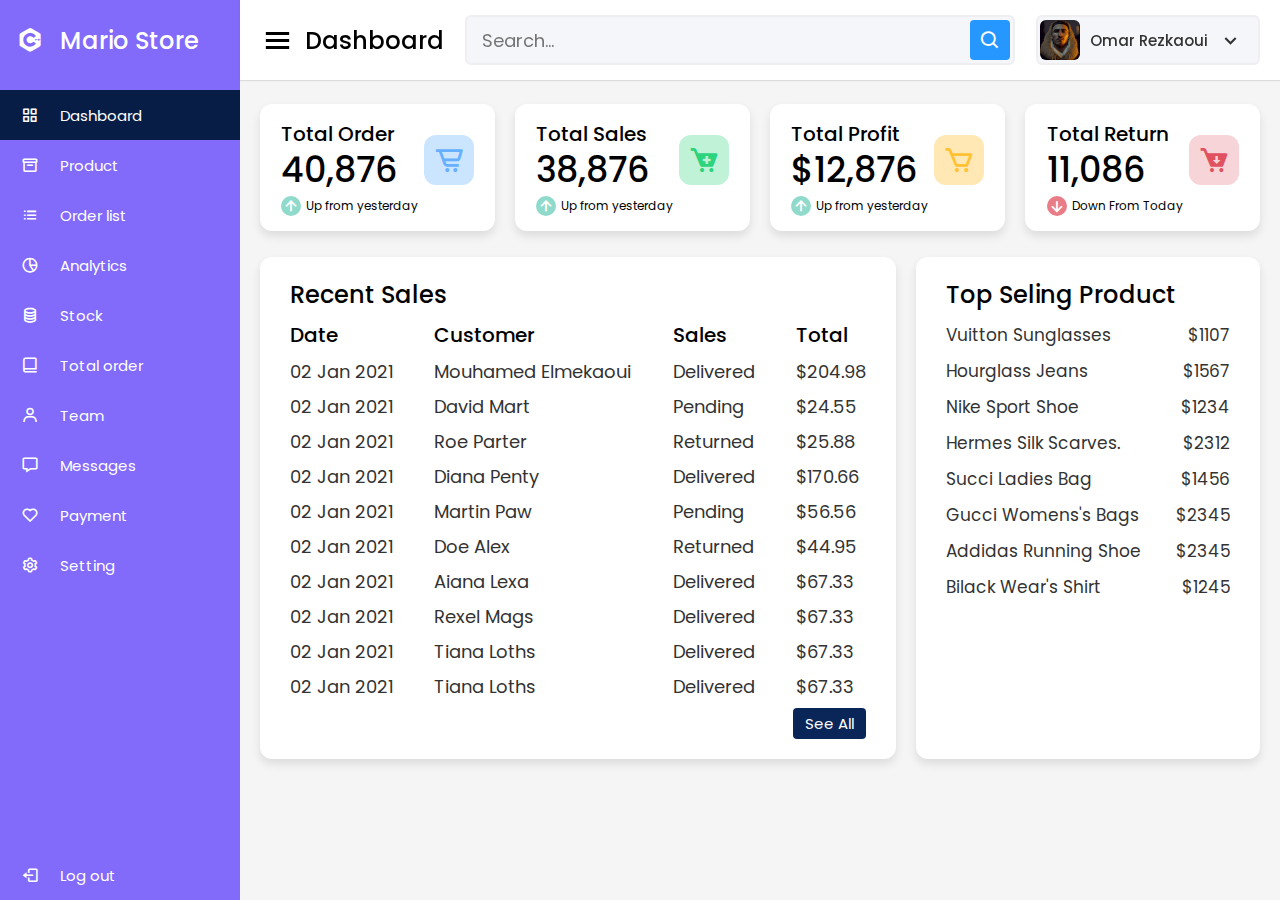
<file: index.html>
<!DOCTYPE html>
<html lang="en" dir="ltr">
  <head>
    <meta charset="UTF-8">
    <link rel="stylesheet" href="style1.css">
    <link href='https://unpkg.com/boxicons@2.0.7/css/boxicons.min.css' rel='stylesheet'>
     <meta name="viewport" content="width=device-width, initial-scale=1.0">
   </head>
<body>
  <div class="sidebar">
    <div class="logo-details">
      <i class='bx bxl-c-plus-plus'></i>
      <span class="logo_name">Mario Store</span>
    </div>
      <ul class="nav-links">
        <li>
          <a href="#" class="active">
            <i class='bx bx-grid-alt' ></i>
            <span class="links_name">Dashboard</span>
          </a>
        </li>
        <li>
          <a href="#">
            <i class='bx bx-box' ></i>
            <span class="links_name">Product</span>
          </a>
        </li>
        <li>
          <a href="#">
            <i class='bx bx-list-ul' ></i>
            <span class="links_name">Order list</span>
          </a>
        </li>
        <li>
          <a href="#">
            <i class='bx bx-pie-chart-alt-2' ></i>
            <span class="links_name">Analytics</span>
          </a>
        </li>
        <li>
          <a href="#">
            <i class='bx bx-coin-stack' ></i>
            <span class="links_name">Stock</span>
          </a>
        </li>
        <li>
          <a href="#">
            <i class='bx bx-book-alt' ></i>
            <span class="links_name">Total order</span>
          </a>
        </li>
        <li>
          <a href="#">
            <i class='bx bx-user' ></i>
            <span class="links_name">Team</span>
          </a>
        </li>
        <li>
          <a href="#">
            <i class='bx bx-message' ></i>
            <span class="links_name">Messages</span>
          </a>
        </li>
        <li>
          <a href="payment.html">
            <i class='bx bx-heart' ></i>
            <span class="links_name">Payment</span>
          </a>
        </li>
        <li>
          <a href="#">
            <i class='bx bx-cog' ></i>
            <span class="links_name">Setting</span>
          </a>
        </li>
        <li class="log_out">
          <a href="login.html">
            <i class='bx bx-log-out'></i>
            <span class="links_name">Log out</span>
          </a>
        </li>
      </ul>
  </div>
  <section class="home-section">
    <nav>
      <div class="sidebar-button">
        <i class='bx bx-menu sidebarBtn'></i>
        <span class="dashboard">Dashboard</span>
      </div>
      <div class="search-box">
        <input type="text" placeholder="Search...">
        <i class='bx bx-search' ></i>
      </div>
      <div class="profile-details">
        <img src="omar.png" alt="">
        <span class="admin_name">Omar Rezkaoui</span>
        <i class='bx bx-chevron-down' ></i>
      </div>
    </nav>

    <div class="home-content">
      <div class="overview-boxes">
        <div class="box">
          <div class="right-side">
            <div class="box-topic">Total Order</div>
            <div class="number">40,876</div>
            <div class="indicator">
              <i class='bx bx-up-arrow-alt'></i>
              <span class="text">Up from yesterday</span>
            </div>
          </div>
          <i class='bx bx-cart-alt cart'></i>
        </div>
        <div class="box">
          <div class="right-side">
            <div class="box-topic">Total Sales</div>
            <div class="number">38,876</div>
            <div class="indicator">
              <i class='bx bx-up-arrow-alt'></i>
              <span class="text">Up from yesterday</span>
            </div>
          </div>
          <i class='bx bxs-cart-add cart two' ></i>
        </div>
        <div class="box">
          <div class="right-side">
            <div class="box-topic">Total Profit</div>
            <div class="number">$12,876</div>
            <div class="indicator">
              <i class='bx bx-up-arrow-alt'></i>
              <span class="text">Up from yesterday</span>
            </div>
          </div>
          <i class='bx bx-cart cart three' ></i>
        </div>
        <div class="box">
          <div class="right-side">
            <div class="box-topic">Total Return</div>
            <div class="number">11,086</div>
            <div class="indicator">
              <i class='bx bx-down-arrow-alt down'></i>
              <span class="text">Down From Today</span>
            </div>
          </div>
          <i class='bx bxs-cart-download cart four' ></i>
        </div>
      </div>

      <div class="sales-boxes">
        <div class="recent-sales box">
          <div class="title">Recent Sales</div>
          <div class="sales-details">
            <ul class="details">
              <li class="topic">Date</li>
              <li><a href="#">02 Jan 2021</a></li>
              <li><a href="#">02 Jan 2021</a></li>
              <li><a href="#">02 Jan 2021</a></li>
              <li><a href="#">02 Jan 2021</a></li>
              <li><a href="#">02 Jan 2021</a></li>
              <li><a href="#">02 Jan 2021</a></li>
              <li><a href="#">02 Jan 2021</a></li>
              <li><a href="#">02 Jan 2021</a></li>
              <li><a href="#">02 Jan 2021</a></li>
              <li><a href="#">02 Jan 2021</a></li>
            </ul>
            <ul class="details">
            <li class="topic">Customer</li>
            <li><a href="#">Mouhamed Elmekaoui</a></li>
            <li><a href="#">David Mart</a></li>
            <li><a href="#">Roe Parter</a></li>
            <li><a href="#">Diana Penty</a></li>
            <li><a href="#">Martin Paw</a></li>
            <li><a href="#">Doe Alex</a></li>
            <li><a href="#">Aiana Lexa</a></li>
             <li><a href="#">Rexel Mags</a></li>
             <li><a href="#">Tiana Loths</a></li>
             <li><a href="#">Tiana Loths</a></li>

          </ul>
          <ul class="details">
            <li class="topic">Sales</li>
            <li><a href="#">Delivered</a></li>
            <li><a href="#">Pending</a></li>
            <li><a href="#">Returned</a></li>
            <li><a href="#">Delivered</a></li>
            <li><a href="#">Pending</a></li>
            <li><a href="#">Returned</a></li>
            <li><a href="#">Delivered</a></li>
            <li><a href="#">Delivered</a></li>
            <li><a href="#">Delivered</a></li>
            <li><a href="#">Delivered</a></li>
             
            
          </ul>
          <ul class="details">
            <li class="topic">Total</li>
            <li><a href="#">$204.98</a></li>
            <li><a href="#">$24.55</a></li>
            <li><a href="#">$25.88</a></li>
            <li><a href="#">$170.66</a></li>
            <li><a href="#">$56.56</a></li>
            <li><a href="#">$44.95</a></li>
            <li><a href="#">$67.33</a></li>
            <li><a href="#">$67.33</a></li>
            <li><a href="#">$67.33</a></li>
            <li><a href="#">$67.33</a></li>
             
          </ul>
          </div>
          <div class="button">
            <a href="#">See All</a>
          </div>
        </div>
        <div class="top-sales box">
          <div class="title">Top Seling Product</div>
          <ul class="top-sales-details">
            <li>
            <a href="#">
              <!--<img src="louis.png" alt="">-->
              <span class="product">Vuitton Sunglasses</span>
            </a>
            <span class="price">$1107</span>
          </li>
          <li>
            <a href="#">
               <!--<img src="images.jpeg" alt="">-->
              <span class="product">Hourglass Jeans </span>
            </a>
            <span class="price">$1567</span>
          </li>
          <li>
            <a href="#">
             <!-- <img src="Nike-Logo.png" alt="">-->
              <span class="product">Nike Sport Shoe</span>
            </a>
            <span class="price">$1234</span>
          </li>
          <li>
            <a href="#">
              <!--<img src="images/scarves.jpg" alt="">-->
              <span class="product">Hermes Silk Scarves.</span>
            </a>
            <span class="price">$2312</span>
          </li>
          <li>
            <a href="#">
              <!--<img src="images/blueBag.jpg" alt="">-->
              <span class="product">Succi Ladies Bag</span>
            </a>
            <span class="price">$1456</span>
          </li>
          <li>
            <a href="#">
              <!--<img src="images/bag.jpg" alt="">-->
              <span class="product">Gucci Womens's Bags</span>
            </a>
            <span class="price">$2345</span>
          <li>
            <a href="#">
              <!--<img src="images/addidas.jpg" alt="">-->
              <span class="product">Addidas Running Shoe</span>
            </a>
            <span class="price">$2345</span>
          </li>
<li>
            <a href="#">
             <!--<img src="images/shirt.jpg" alt="">-->
              <span class="product">Bilack Wear's Shirt</span>
            </a>
            <span class="price">$1245</span>
          </li>
          </ul>
        </div>
      </div>
    </div>
  </section>

  <script>
   let sidebar = document.querySelector(".sidebar");
let sidebarBtn = document.querySelector(".sidebarBtn");
sidebarBtn.onclick = function() {
  sidebar.classList.toggle("active");
  if(sidebar.classList.contains("active")){
  sidebarBtn.classList.replace("bx-menu" ,"bx-menu-alt-right");
}else
  sidebarBtn.classList.replace("bx-menu-alt-right", "bx-menu");
}
 </script>

</body>
</html>
</file>
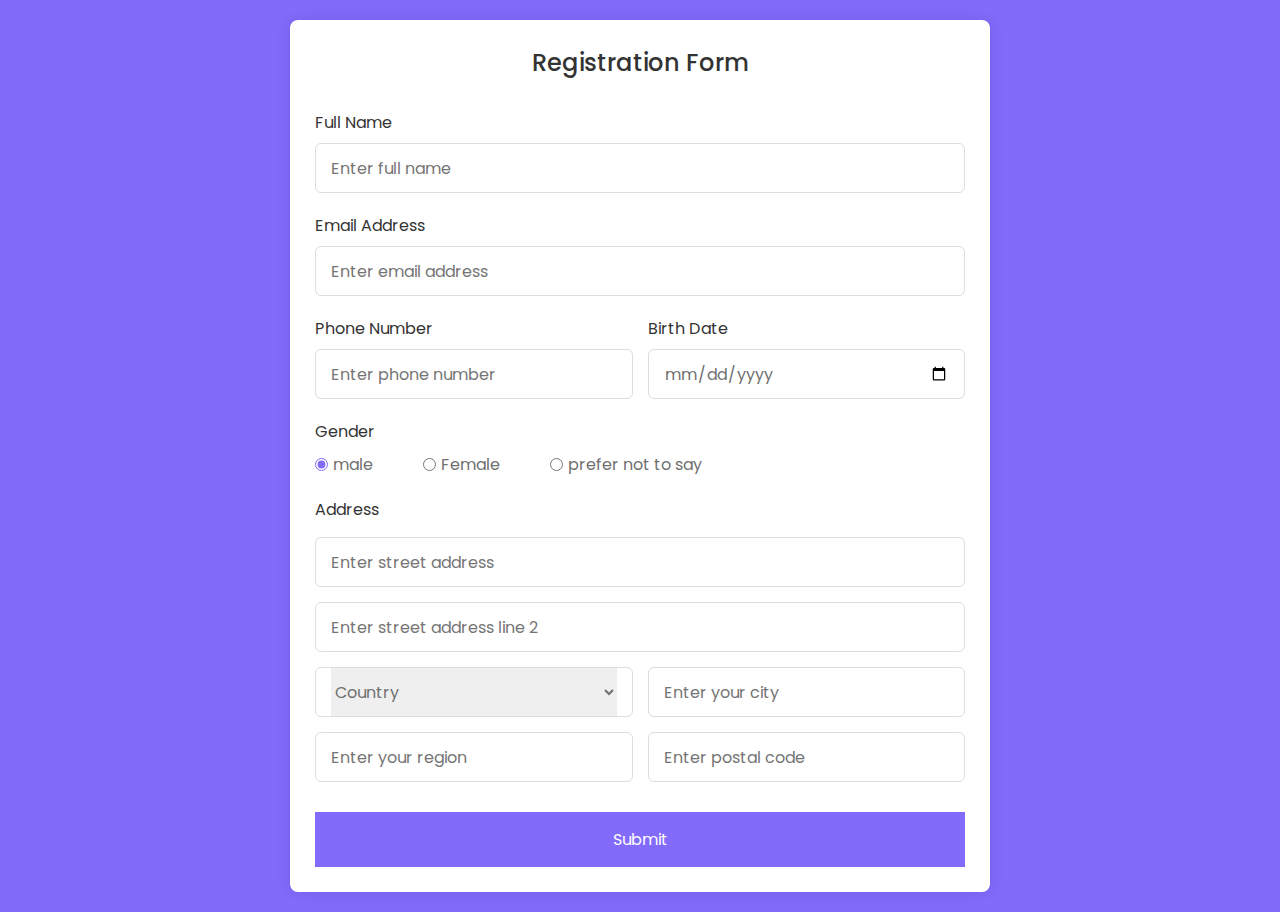
<file: form.html>
<!DOCTYPE html>
<html lang="en">
  <head>
    <meta charset="UTF-8" />
    <meta name="viewport" content="width=device-width, initial-scale=1.0" />
    <meta http-equiv="X-UA-Compatible" content="ie=edge" />
    <link rel="stylesheet" href="style.css" />
  </head>
  <body>
    <section class="container">
      <header>Registration Form</header>
      <form action="#" class="form">
        <div class="input-box">
          <label>Full Name</label>
          <input type="text" placeholder="Enter full name" required />
        </div>

        <div class="input-box">
          <label>Email Address</label>
          <input type="text" placeholder="Enter email address" required />
        </div>

        <div class="column">
          <div class="input-box">
            <label>Phone Number</label>
            <input type="number" placeholder="Enter phone number" required />
          </div>
          <div class="input-box">
            <label>Birth Date</label>
            <input type="date" placeholder="Enter birth date" required />
          </div>
        </div>
        <div class="gender-box">
          <h3>Gender</h3>
          <div class="gender-option">
            <div class="gender">
              <input type="radio" id="check-male" name="gender" checked />
              <label for="check-male">male</label>
            </div>
            <div class="gender">
              <input type="radio" id="check-female" name="gender" />
              <label for="check-female">Female</label>
            </div>
            <div class="gender">
              <input type="radio" id="check-other" name="gender" />
              <label for="check-other">prefer not to say</label>
            </div>
          </div>
        </div>
        <div class="input-box address">
          <label>Address</label>
          <input type="text" placeholder="Enter street address" required />
          <input type="text" placeholder="Enter street address line 2" required />
          <div class="column">
            <div class="select-box">
              <select>
                <option hidden>Country</option>
                <option>America</option>
                <option>Japan</option>
                <option>India</option>
                <option>algerie</option>
                <option>maroc</option>
                <option>tunis</option>
                <option>egypte</option>
                <option>france</option>
              </select>
            </div>
            <input type="text" placeholder="Enter your city" required />
          </div>
          <div class="column">
            <input type="text" placeholder="Enter your region" required />
            <input type="number" placeholder="Enter postal code" required />
          </div>
        </div>
        <button>Submit</button>
      </form>
    </section>
  </body>
</html>
</file>
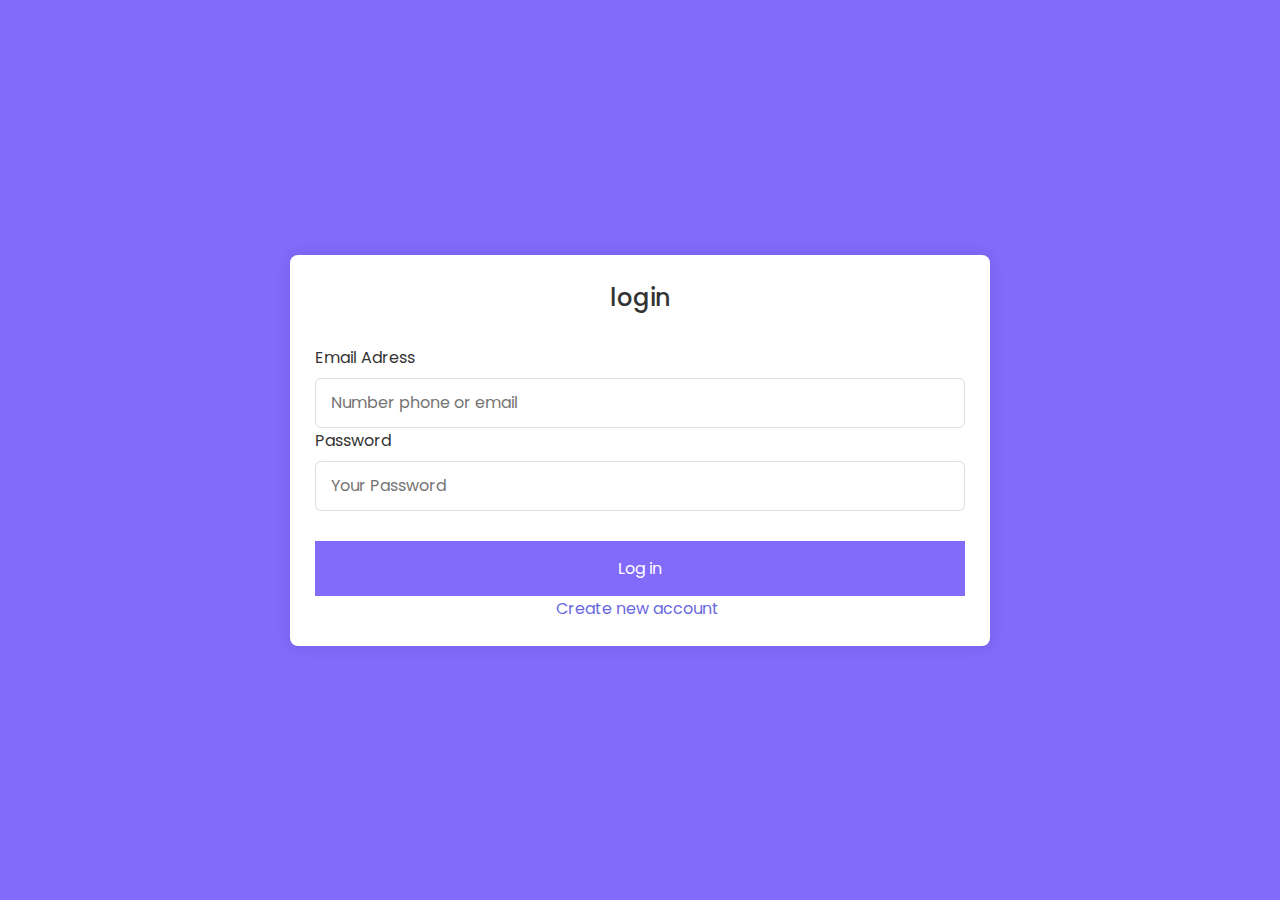
<file: login.html>
<!DOCTYPE html>
<html lang="en">
  <head>
    <meta charset="UTF-8" />
    <meta name="viewport" content="width=device-width, initial-scale=1.0" />
    <meta http-equiv="X-UA-Compatible" content="ie=edge" />
    <link rel="stylesheet" href="style.css" />
  </head>
  <body>
        <section class="container">
            <header>login</header>
            <form action="#" class="form">
            <div class="input-box">
                <label>Email Adress</label>
                <input type="text" name="email" placeholder="Number phone or email" />
                <label>Password</label>
                <input type="password" name="password" placeholder="Your Password" />
                <button>Log in</button>
            </div>
            
            <a href="form.html">Create new account</a>
        </form>
        </section>
  </body>
  </html>
</file>
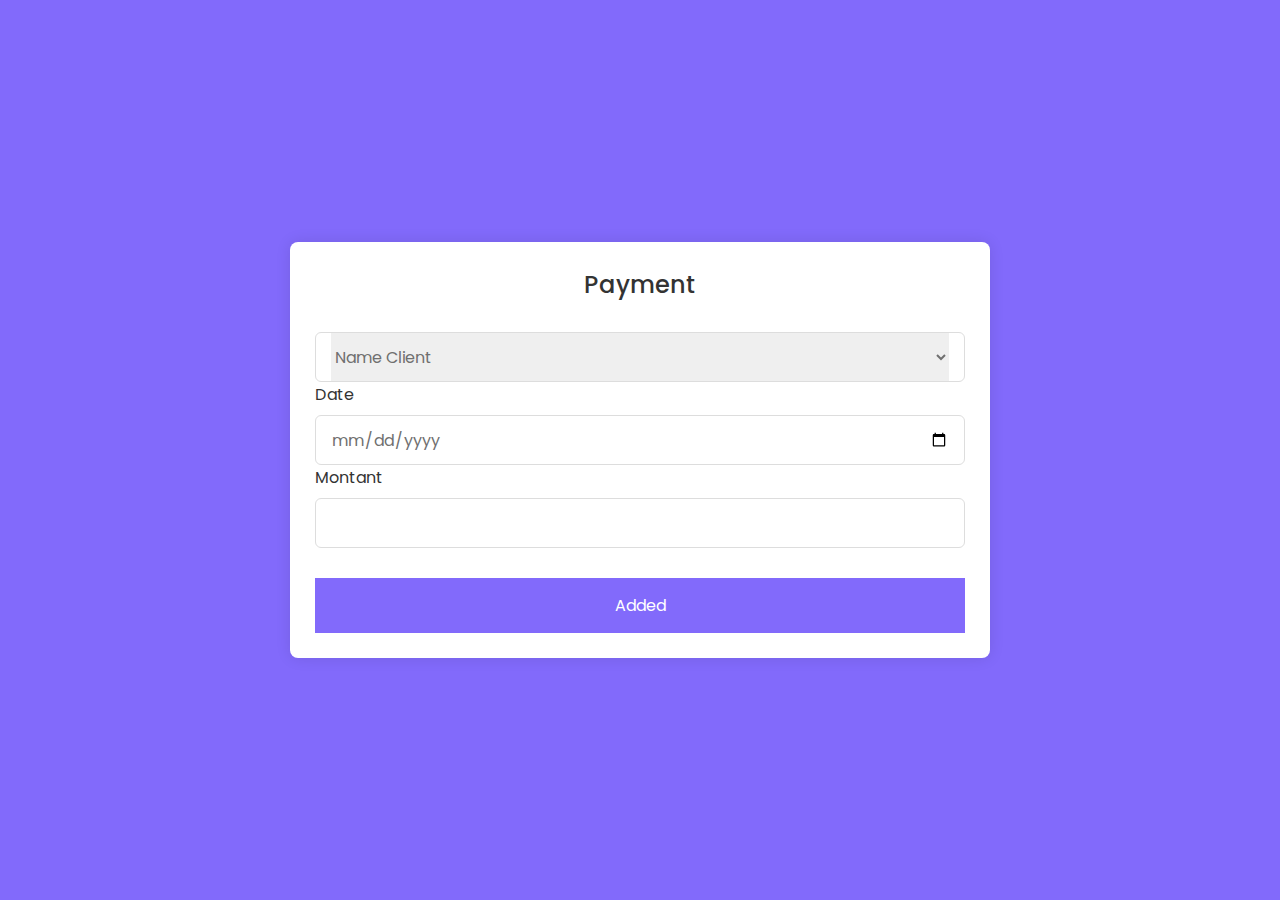
<file: payment.html>
<!DOCTYPE html>
<html>
    <head>
        <meta charset="utf-8"/>
        <title>page client</title>
        <link rel="stylesheet" type="text/css" href="style.css"/>
    </head>
    <body>
        <section class="container">
            <header>Payment</header>
            <form action="#" class="form">
            <div class="input-box">
                <div class="select-box">
                    <select>
                      <option hidden>Name Client</option>
                      <option>Omar</option>
                      <option>Mouhamed</option>
                      <option>Hamza</option>
                      <option>Ilyass</option>
                      <option>Imad</option>
                      <option>Bilal</option>
                    </select>
                  </div>
                <label>Date</label>
                <input type="date" />
                <label>Montant</label>
                <input type="number"/>
                <button>Added</button>
            </div>
        </form>
        </section>
    </body>
</html>
</file>
<file: style1.css>
/* Googlefont Poppins CDN Link */
@import url('https://fonts.googleapis.com/css2?family=Poppins:wght@200;300;400;500;600;700&display=swap');
*{
  margin: 0;
  padding: 0;
  box-sizing: border-box;
  font-family: 'Poppins', sans-serif;
}
.sidebar{
  position: fixed;
  height: 100%;
  width: 240px;
  background: rgb(130, 106, 251);
  transition: all 0.5s ease;
}
.sidebar.active{
  width: 60px;
}
.sidebar .logo-details{
  height: 80px;
  display: flex;
  align-items: center;
}
.sidebar .logo-details i{
  font-size: 28px;
  font-weight: 500;
  color: #fff;
  min-width: 60px;
  text-align: center
}
.sidebar .logo-details .logo_name{
  color: #fff;
  font-size: 24px;
  font-weight: 500;
}
.sidebar .nav-links{
  margin-top: 10px;
}
.sidebar .nav-links li{
  position: relative;
  list-style: none;
  height: 50px;
}
.sidebar .nav-links li a{
  height: 100%;
  width: 100%;
  display: flex;
  align-items: center;
  text-decoration: none;
  transition: all 0.4s ease;
}
.sidebar .nav-links li a.active{
  background: #081D45;
}
.sidebar .nav-links li a:hover{
  background: #081D45;
}
.sidebar .nav-links li i{
  min-width: 60px;
  text-align: center;
  font-size: 18px;
  color: #fff;
}
.sidebar .nav-links li a .links_name{
  color: #fff;
  font-size: 15px;
  font-weight: 400;
  white-space: nowrap;
}
.sidebar .nav-links .log_out{
  position: absolute;
  bottom: 0;
  width: 100%;
}
.home-section{
  position: relative;
  background: #f5f5f5;
  min-height: 100vh;
  width: calc(100% - 240px);
  left: 240px;
  transition: all 0.5s ease;
}
.sidebar.active ~ .home-section{
  width: calc(100% - 60px);
  left: 60px;
}
.home-section nav{
  display: flex;
  justify-content: space-between;
  height: 80px;
  background: #fff;
  display: flex;
  align-items: center;
  position: fixed;
  width: calc(100% - 240px);
  left: 240px;
  z-index: 100;
  padding: 0 20px;
  box-shadow: 0 1px 1px rgba(0, 0, 0, 0.1);
  transition: all 0.5s ease;
}
.sidebar.active ~ .home-section nav{
  left: 60px;
  width: calc(100% - 60px);
}
.home-section nav .sidebar-button{
  display: flex;
  align-items: center;
  font-size: 24px;
  font-weight: 500;
}
nav .sidebar-button i{
  font-size: 35px;
  margin-right: 10px;
}
.home-section nav .search-box{
  position: relative;
  height: 50px;
  max-width: 550px;
  width: 100%;
  margin: 0 20px;
}
nav .search-box input{
  height: 100%;
  width: 100%;
  outline: none;
  background: #F5F6FA;
  border: 2px solid #EFEEF1;
  border-radius: 6px;
  font-size: 18px;
  padding: 0 15px;
}
nav .search-box .bx-search{
  position: absolute;
  height: 40px;
  width: 40px;
  background: #2697FF;
  right: 5px;
  top: 50%;
  transform: translateY(-50%);
  border-radius: 4px;
  line-height: 40px;
  text-align: center;
  color: #fff;
  font-size: 22px;
  transition: all 0.4 ease;
}
.home-section nav .profile-details{
  display: flex;
  align-items: center;
  background: #F5F6FA;
  border: 2px solid #EFEEF1;
  border-radius: 6px;
  height: 50px;
  min-width: 190px;
  padding: 0 15px 0 2px;
}
nav .profile-details img{
  height: 40px;
  width: 40px;
  border-radius: 6px;
  object-fit: cover;
}
nav .profile-details .admin_name{
  font-size: 15px;
  font-weight: 500;
  color: #333;
  margin: 0 10px;
  white-space: nowrap;
}
nav .profile-details i{
  font-size: 25px;
  color: #333;
}
.home-section .home-content{
  position: relative;
  padding-top: 104px;
}
.home-content .overview-boxes{
  display: flex;
  align-items: center;
  justify-content: space-between;
  flex-wrap: wrap;
  padding: 0 20px;
  margin-bottom: 26px;
}
.overview-boxes .box{
  display: flex;
  align-items: center;
  justify-content: center;
  width: calc(100% / 4 - 15px);
  background: #fff;
  padding: 15px 14px;
  border-radius: 12px;
  box-shadow: 0 5px 10px rgba(0,0,0,0.1);
}
.overview-boxes .box-topic{
  font-size: 20px;
  font-weight: 500;
}
.home-content .box .number{
  display: inline-block;
  font-size: 35px;
  margin-top: -6px;
  font-weight: 500;
}
.home-content .box .indicator{
  display: flex;
  align-items: center;
}
.home-content .box .indicator i{
  height: 20px;
  width: 20px;
  background: #8FDACB;
  line-height: 20px;
  text-align: center;
  border-radius: 50%;
  color: #fff;
  font-size: 20px;
  margin-right: 5px;
}
.box .indicator i.down{
  background: #e87d88;
}
.home-content .box .indicator .text{
  font-size: 12px;
}
.home-content .box .cart{
  display: inline-block;
  font-size: 32px;
  height: 50px;
  width: 50px;
  background: #cce5ff;
  line-height: 50px;
  text-align: center;
  color: #66b0ff;
  border-radius: 12px;
  margin: -15px 0 0 6px;
}
.home-content .box .cart.two{
   color: #2BD47D;
   background: #C0F2D8;
 }
.home-content .box .cart.three{
   color: #ffc233;
   background: #ffe8b3;
 }
.home-content .box .cart.four{
   color: #e05260;
   background: #f7d4d7;
 }
.home-content .total-order{
  font-size: 20px;
  font-weight: 500;
}
.home-content .sales-boxes{
  display: flex;
  justify-content: space-between;
  /* padding: 0 20px; */
}

/* left box */
.home-content .sales-boxes .recent-sales{
  width: 65%;
  background: #fff;
  padding: 20px 30px;
  margin: 0 20px;
  border-radius: 12px;
  box-shadow: 0 5px 10px rgba(0, 0, 0, 0.1);
}
.home-content .sales-boxes .sales-details{
  display: flex;
  align-items: center;
  justify-content: space-between;
}
.sales-boxes .box .title{
  font-size: 24px;
  font-weight: 500;
  /* margin-bottom: 10px; */
}
.sales-boxes .sales-details li.topic{
  font-size: 20px;
  font-weight: 500;
}
.sales-boxes .sales-details li{
  list-style: none;
  margin: 8px 0;
}
.sales-boxes .sales-details li a{
  font-size: 18px;
  color: #333;
  font-size: 400;
  text-decoration: none;
}
.sales-boxes .box .button{
  width: 100%;
  display: flex;
  justify-content: flex-end;
}
.sales-boxes .box .button a{
  color: #fff;
  background: #0A2558;
  padding: 4px 12px;
  font-size: 15px;
  font-weight: 400;
  border-radius: 4px;
  text-decoration: none;
  transition: all 0.3s ease;
}
.sales-boxes .box .button a:hover{
  background:  #0d3073;
}

/* Right box */
.home-content .sales-boxes .top-sales{
  width: 35%;
  background: #fff;
  padding: 20px 30px;
  margin: 0 20px 0 0;
  border-radius: 12px;
  box-shadow: 0 5px 10px rgba(0, 0, 0, 0.1);
}
.sales-boxes .top-sales li{
  display: flex;
  align-items: center;
  justify-content: space-between;
  margin: 10px 0;
}
.sales-boxes .top-sales li a img{
  height: 40px;
  width: 40px;
  object-fit: cover;
  border-radius: 12px;
  margin-right: 10px;
  background: #333;
}
.sales-boxes .top-sales li a{
  display: flex;
  align-items: center;
  text-decoration: none;
}
.sales-boxes .top-sales li .product,
.price{
  font-size: 17px;
  font-weight: 400;
  color: #333;
}
/* Responsive Media Query */
@media (max-width: 1240px) {
  .sidebar{
    width: 60px;
  }
  .sidebar.active{
    width: 220px;
  }
  .home-section{
    width: calc(100% - 60px);
    left: 60px;
  }
  .sidebar.active ~ .home-section{
    /* width: calc(100% - 220px); */
    overflow: hidden;
    left: 220px;
  }
  .home-section nav{
    width: calc(100% - 60px);
    left: 60px;
  }
  .sidebar.active ~ .home-section nav{
    width: calc(100% - 220px);
    left: 220px;
  }
}
@media (max-width: 1150px) {
  .home-content .sales-boxes{
    flex-direction: column;
  }
  .home-content .sales-boxes .box{
    width: 100%;
    overflow-x: scroll;
    margin-bottom: 30px;
  }
  .home-content .sales-boxes .top-sales{
    margin: 0;
  }
}
@media (max-width: 1000px) {
  .overview-boxes .box{
    width: calc(100% / 2 - 15px);
    margin-bottom: 15px;
  }
}
@media (max-width: 700px) {
  nav .sidebar-button .dashboard,
  nav .profile-details .admin_name,
  nav .profile-details i{
    display: none;
  }
  .home-section nav .profile-details{
    height: 50px;
    min-width: 40px;
  }
  .home-content .sales-boxes .sales-details{
    width: 560px;
  }
}
@media (max-width: 550px) {
  .overview-boxes .box{
    width: 100%;
    margin-bottom: 15px;
  }
  .sidebar.active ~ .home-section nav .profile-details{
    display: none;
  }
}
  @media (max-width: 400px) {
  .sidebar{
    width: 0;
  }
  .sidebar.active{
    width: 60px;
  }
  .home-section{
    width: 100%;
    left: 0;
  }
  .sidebar.active ~ .home-section{
    left: 60px;
    width: calc(100% - 60px);
  }
  .home-section nav{
    width: 100%;
    left: 0;
  }
  .sidebar.active ~ .home-section nav{
    left: 60px;
    width: calc(100% - 60px);
  }
}
</file>
<file: style.css>
/* Import Google font - Poppins */
@import url("https://fonts.googleapis.com/css2?family=Poppins:wght@200;300;400;500;600;700&display=swap");
* {
  margin: 0;
  padding: 0;
  box-sizing: border-box;
  font-family: "Poppins", sans-serif;
}
.form a:hover {
  color:black;

}
.form a{
  margin-left: 37%;
  cursor: pointer;
  color: rgb(105, 105, 222);
  text-decoration: none;
}
body {
  min-height: 100vh;
  display: flex;
  align-items: center;
  justify-content: center;
  padding: 20px;
  background: rgb(130, 106, 251);
}
.container {
  position: relative;
  max-width: 700px;
  width: 100%;
  background: #fff;
  padding: 25px;
  border-radius: 8px;
  box-shadow: 0 0 15px rgba(0, 0, 0, 0.1);
}
.container header {
  font-size: 1.5rem;
  color: #333;
  font-weight: 500;
  text-align: center;
}
.container .form {
  margin-top: 30px;
}
.form .input-box {
  width: 100%;
  margin-top: 20px;
}
.input-box label {
  color: #333;
}
.form :where(.input-box input, .select-box) {
  position: relative;
  height: 50px;
  width: 100%;
  outline: none;
  font-size: 1rem;
  color: #707070;
  margin-top: 8px;
  border: 1px solid #ddd;
  border-radius: 6px;
  padding: 0 15px;
}
.input-box input:focus {
  box-shadow: 0 1px 0 rgba(0, 0, 0, 0.1);
}
.form .column {
  display: flex;
  column-gap: 15px;
}
.form .gender-box {
  margin-top: 20px;
}
.gender-box h3 {
  color: #333;
  font-size: 1rem;
  font-weight: 400;
  margin-bottom: 8px;
}
.form :where(.gender-option, .gender) {
  display: flex;
  align-items: center;
  column-gap: 50px;
  flex-wrap: wrap;
}
.form .gender {
  column-gap: 5px;
}
.gender input {
  accent-color: rgb(130, 106, 251);
}
.form :where(.gender input, .gender label) {
  cursor: pointer;
}
.gender label {
  color: #707070;
}
.address :where(input, .select-box) {
  margin-top: 15px;
}
.select-box select {
  height: 100%;
  width: 100%;
  outline: none;
  border: none;
  color: #707070;
  font-size: 1rem;
}
.form button {
  height: 55px;
  width: 100%;
  color: #fff;
  font-size: 1rem;
  font-weight: 400;
  margin-top: 30px;
  border: none;
  cursor: pointer;
  transition: all 0.2s ease;
  background: rgb(130, 106, 251);
}
.form button:hover {
  background: rgb(88, 56, 250);
}

/*Responsive*/
@media screen and (max-width: 500px) {
  .form .column {
    flex-wrap: wrap;
  }
  .form :where(.gender-option, .gender) {
    row-gap: 15px;
  }
}
</file>
